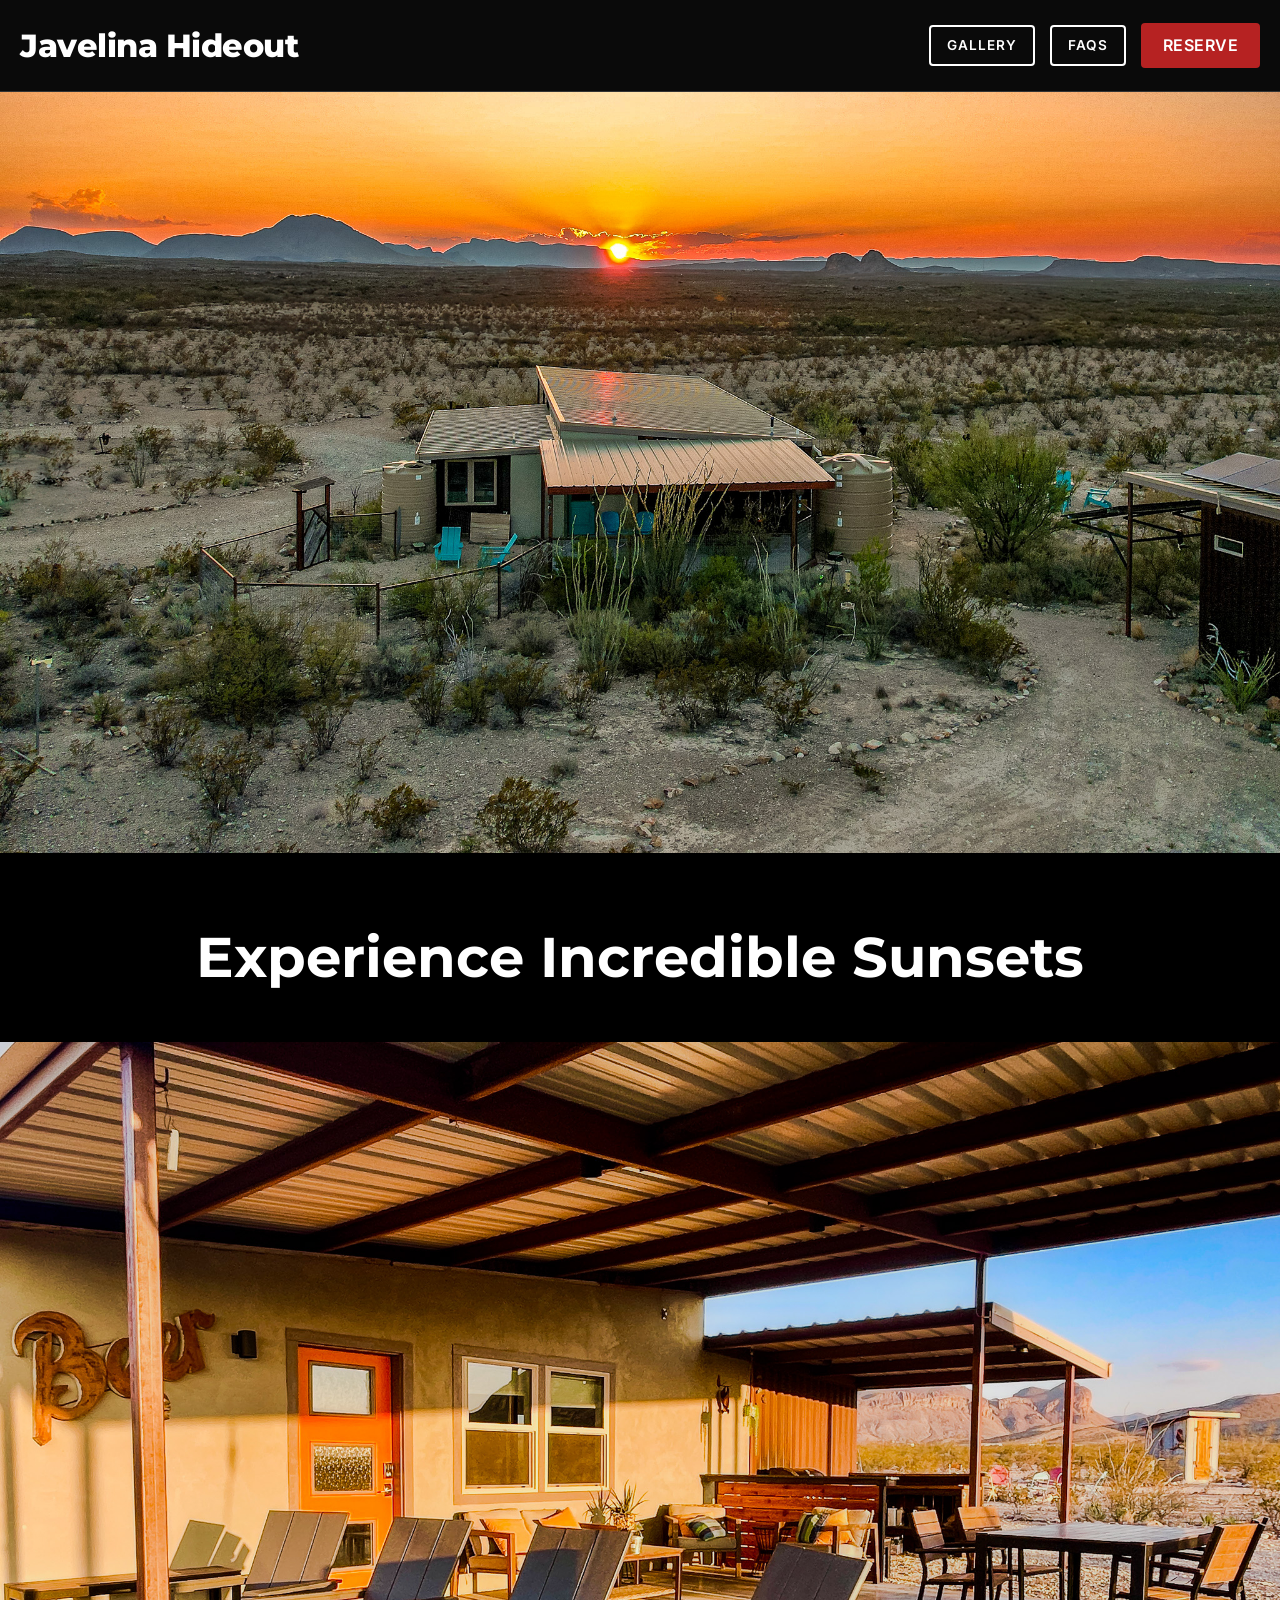
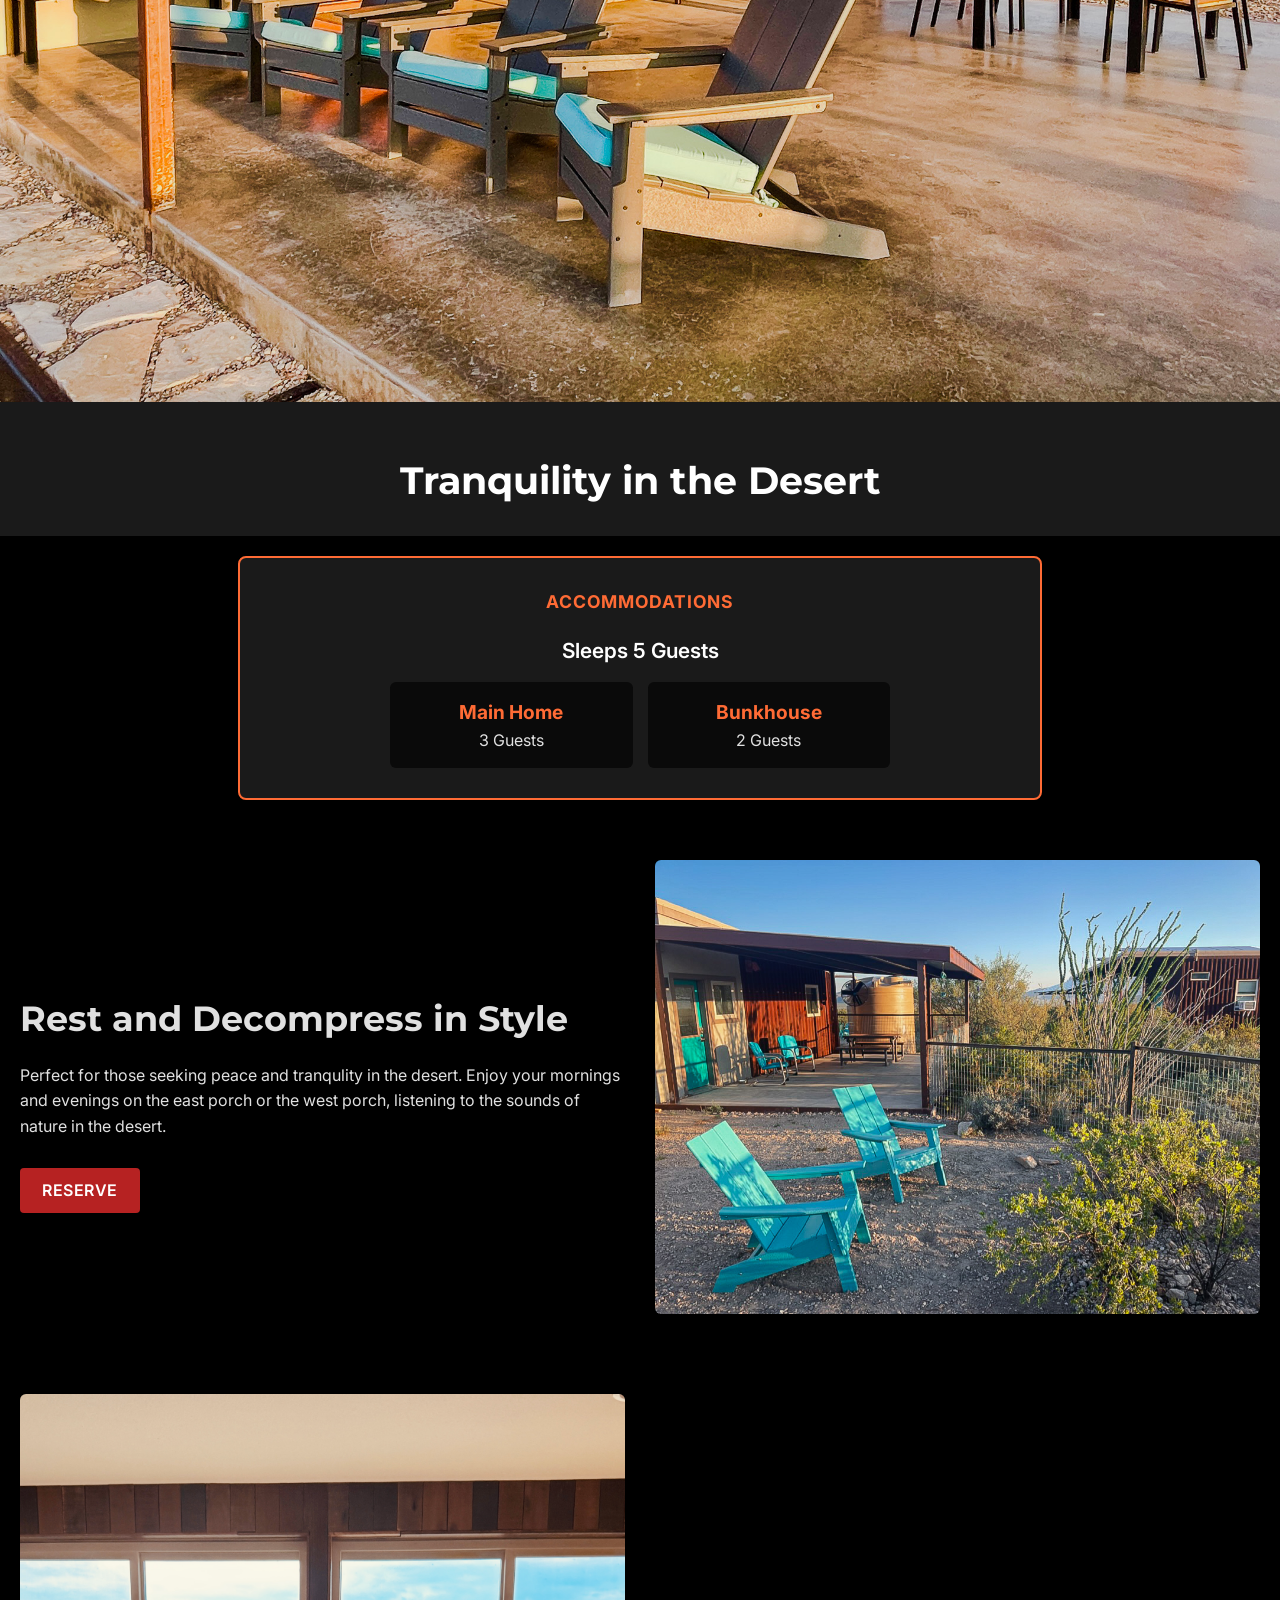
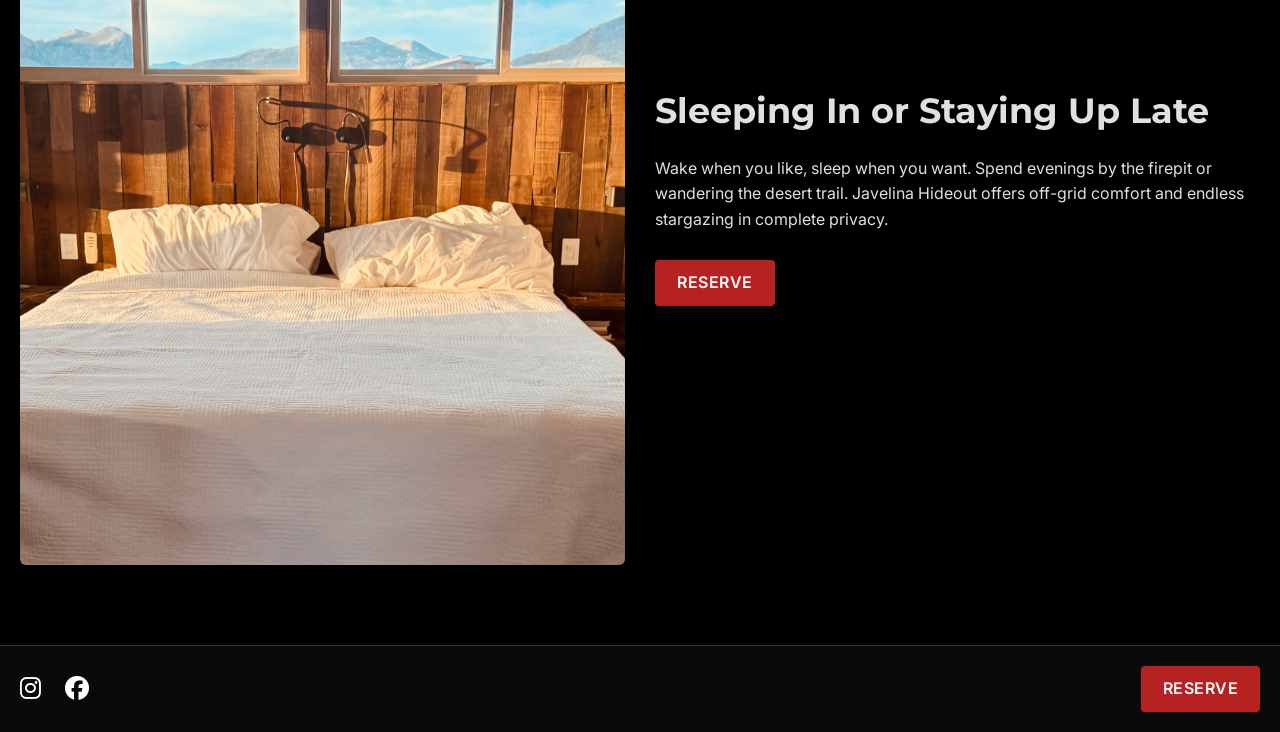
<file: index.html>
<!DOCTYPE html>
<html lang="en">
<head>
    <meta charset="UTF-8">
    <meta name="viewport" content="width=device-width, initial-scale=1.0">
    <title>Javelina Hideout</title>
    <link rel="stylesheet" href="style.css">
    <link rel="preconnect" href="https://fonts.googleapis.com">
    <link rel="preconnect" href="https://fonts.gstatic.com" crossorigin>
    <link href="https://fonts.googleapis.com/css2?family=Montserrat:wght@600;700;800&family=Inter:wght@300;400;600&display=swap" rel="stylesheet">
    <link rel="stylesheet" href="https://cdnjs.cloudflare.com/ajax/libs/font-awesome/6.4.0/css/all.min.css">
</head>
<body>
    <header>
        <h1>Javelina Hideout</h1>
        <nav class="main-nav">
            <a href="rooms.html" class="nav-link">GALLERY</a>
            <a href="about.html" class="nav-link">FAQS</a>
            <a href="https://bbvr-javelina.guestybookings.com/listings/5f4fd89a35d9df002918c283" class="reserve-button">RESERVE</a>
        </nav>
    </header>

    <main>
        <section class="hero-section">
            <div class="hero-image reveal">
            <img src="images/compound_sunset.jpg" alt="privacy and serenity abound at javelina hideout" loading="lazy">

        <section class="heading-section">
            <h1 class="reveal">Experience Incredible Sunsets</h1>
        </section>

        <section class="sunset-feature">
            <div class="sunset-image reveal">
                <img src="images/west_porch_sunset.jpg" alt="west porch for viewing sunset at javelina hideout near big bend national park" loading="lazy">
            </div>
        </section>

        <section class="banner">
            <h2>Tranquility in the Desert</h2>
        </section>

        <section class="capacity-badge reveal">
            <h3>ACCOMMODATIONS</h3>
            <p>Sleeps 5 Guests</p>
            <div class="capacity-details">
                <div class="capacity-item">
                    <strong>Main Home</strong>
                    3 Guests
                </div>
                <div class="capacity-item">
                    <strong>Bunkhouse</strong>
                    2 Guests
                </div>
            </div>
        </section>

        <section class="content-section">
            <div class="text-content reveal">
                <h2>Rest and Decompress in Style</h2>
                <p>
                    Perfect for those seeking peace and tranqulity in the desert. Enjoy your
                    mornings and evenings on the east porch or the west porch, listening to the sounds of
                    nature in the desert.
                </p>
                <a href="https://bbvr-javelina.guestybookings.com/listings/5f4fd89a35d9df002918c283" class="reserve-button reserve-inline">RESERVE</a>
            </div>
            <div class="image-content reveal">
                <img src="images/east_porch.jpg" alt="East porch" loading="lazy">
            </div>
        </section>

        <section class="content-section alt">
            <div class="text-content reveal">
                <h2>Sleeping In or Staying Up Late</h2>
                <p>
                    Wake when you like, sleep when you want. Spend evenings by the firepit or
                    wandering the desert trail. Javelina Hideout offers off-grid comfort and endless
                    stargazing in complete privacy.
                </p>
                <a href="https://bbvr-javelina.guestybookings.com/listings/5f4fd89a35d9df002918c283" class="reserve-button reserve-inline">RESERVE</a>
            </div>
            <div class="image-content reveal">
                <img src="images/firepit.jpg" alt="Firepit" loading="lazy">
            </div>
        </section>
    </main>

    <footer>
        <div class="social-links">
            <a href="https://www.instagram.com/javelina_hideout" title="Instagram" target="_blank"><i class="fab fa-instagram"></i></a>
            <a href="https://www.facebook.com/javelinahideout" title="Facebook" target="_blank"><i class="fab fa-facebook"></i></a>
        </div>
        <a href="https://bbvr-javelina.guestybookings.com/listings/5f4fd89a35d9df002918c283" class="reserve-button">RESERVE</a>
    </footer>
    <script src="app.js"></script>
</body>
</html>
</file>
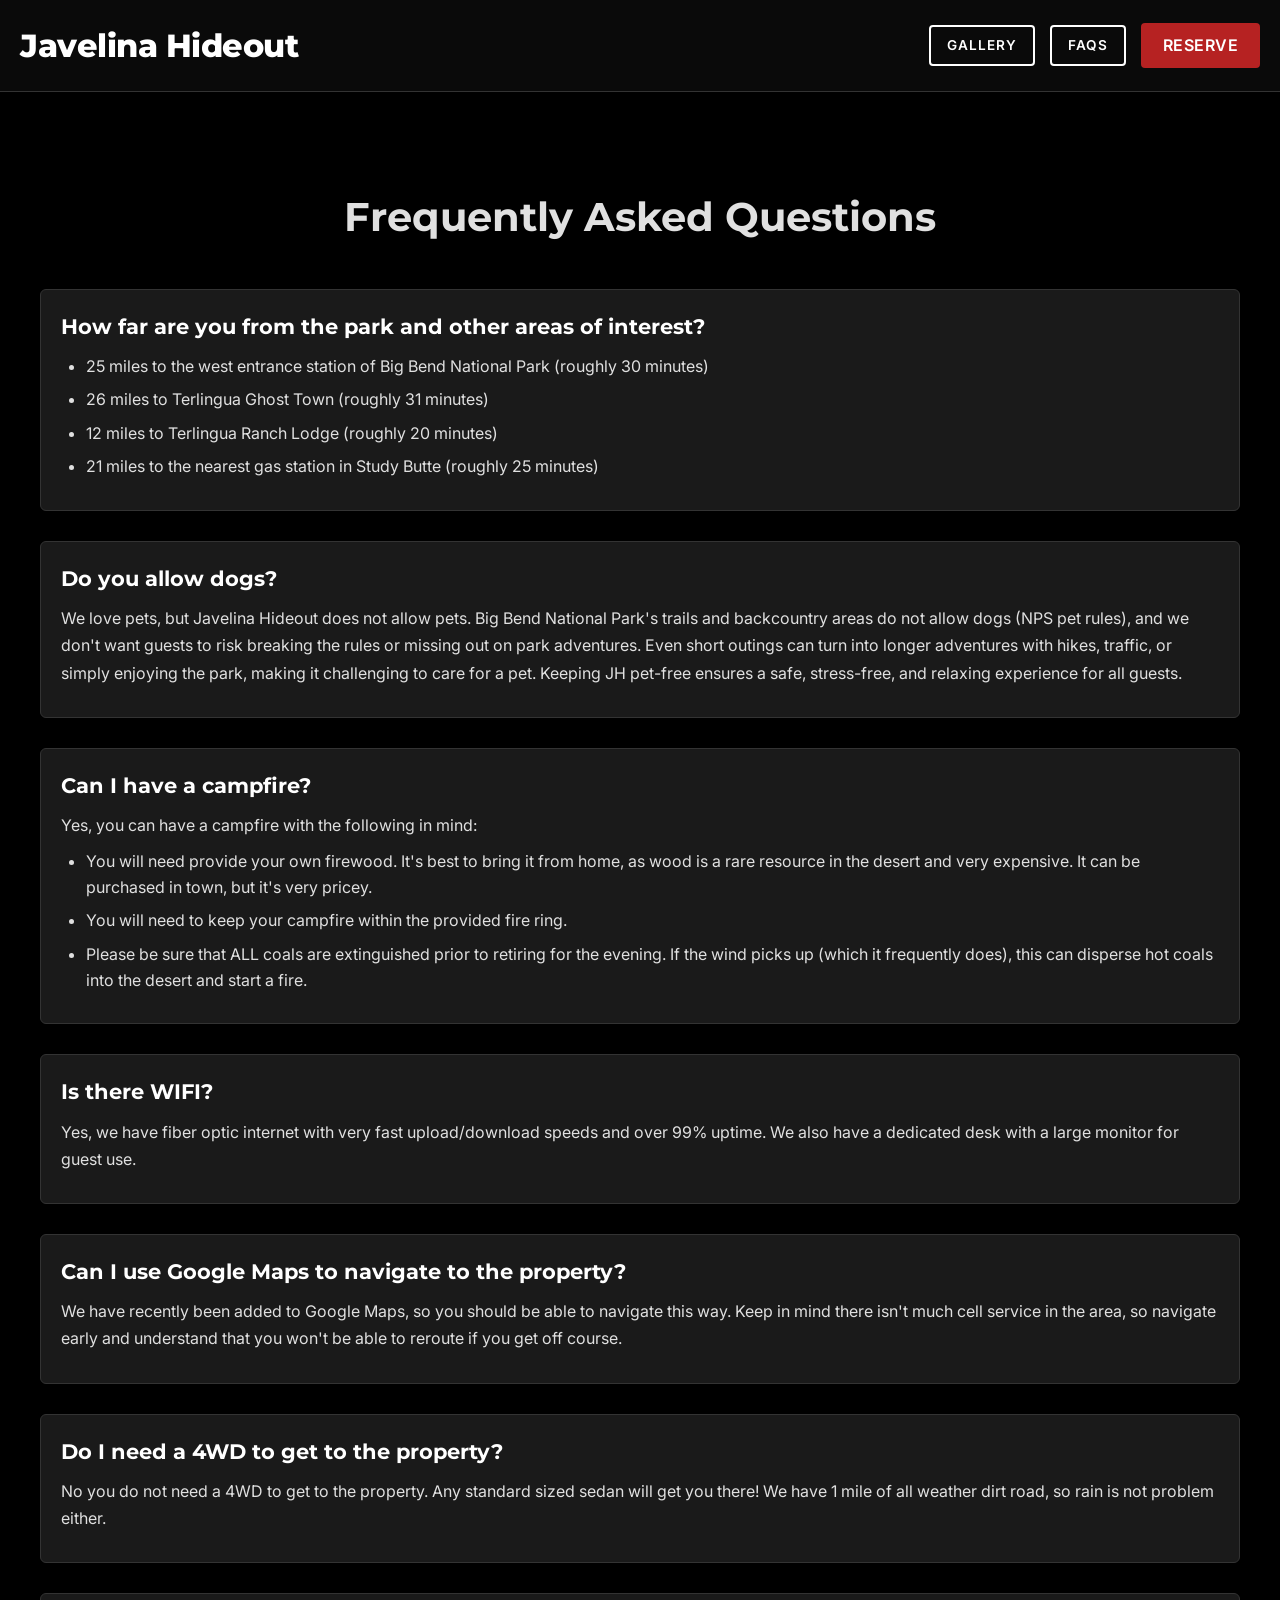
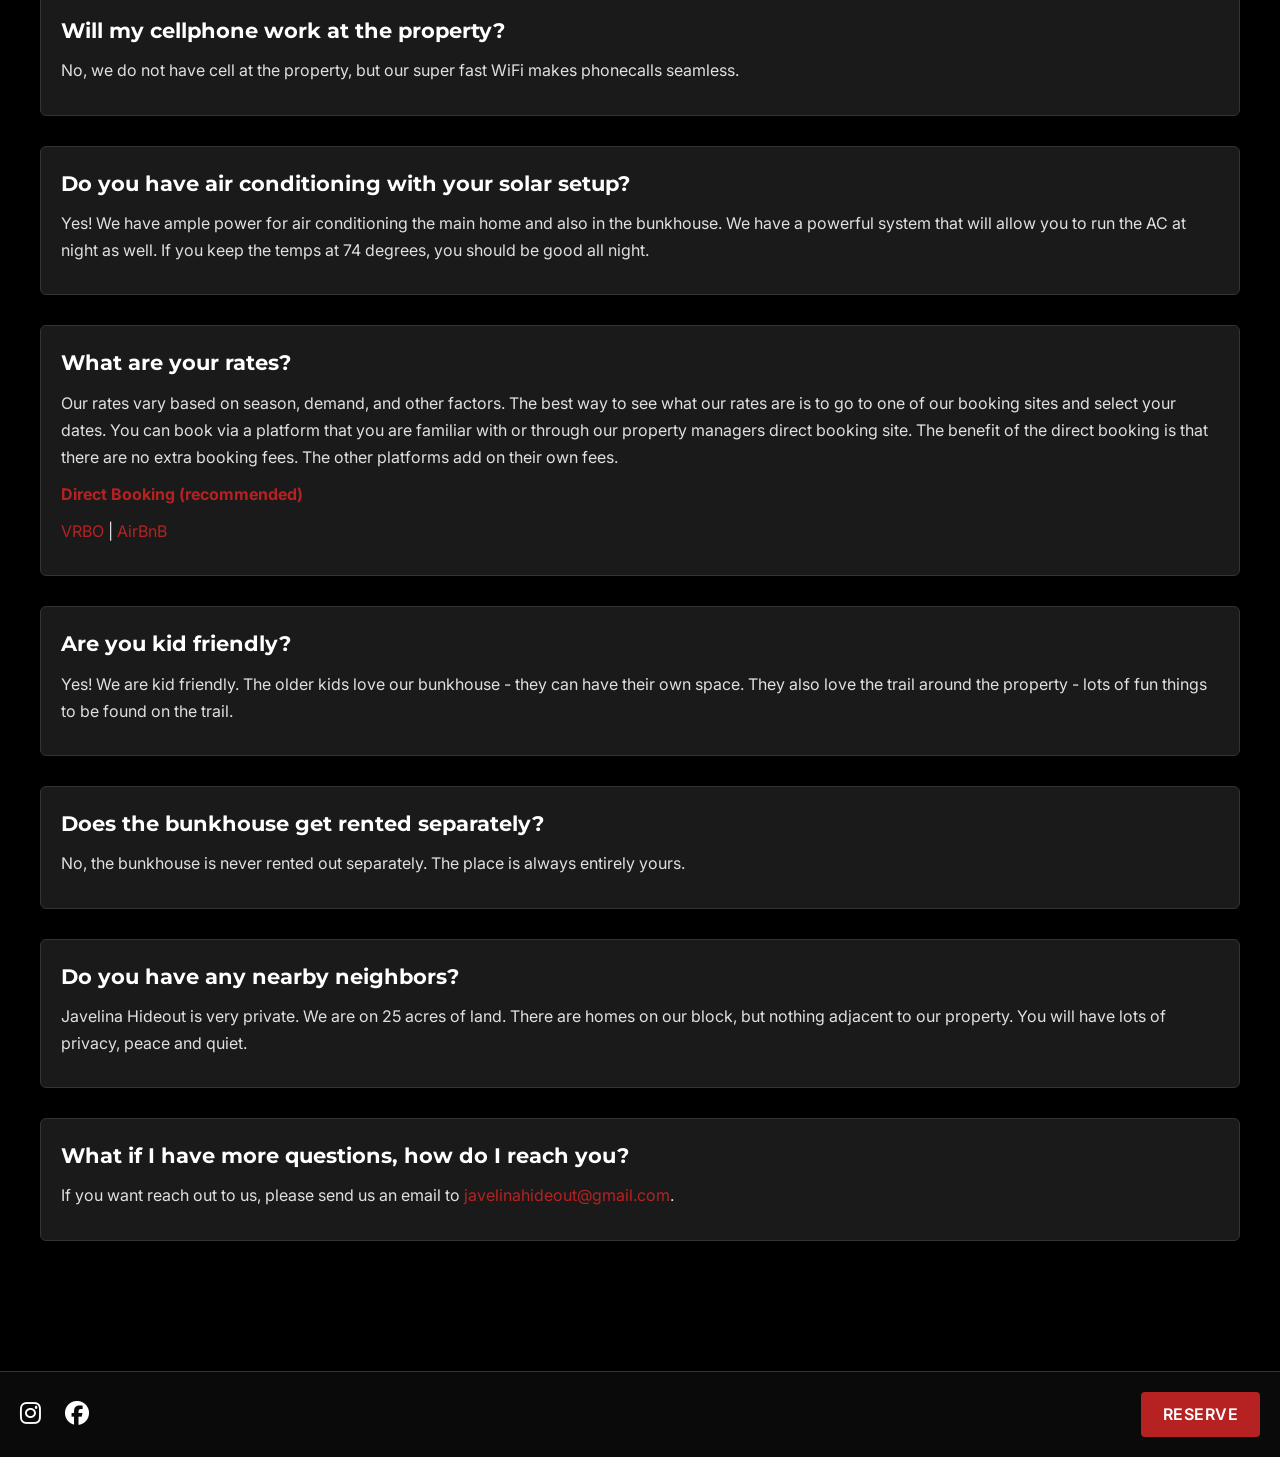
<file: about.html>
<!DOCTYPE html>
<html lang="en">
<head>
    <meta charset="UTF-8">
    <meta name="viewport" content="width=device-width, initial-scale=1.0">
    <title>FAQs - Javelina Hideout</title>
    <link rel="stylesheet" href="style.css">
    <link rel="preconnect" href="https://fonts.googleapis.com">
    <link rel="preconnect" href="https://fonts.gstatic.com" crossorigin>
    <link href="https://fonts.googleapis.com/css2?family=Montserrat:wght@600;700;800&family=Inter:wght@300;400;600&display=swap" rel="stylesheet">
    <link rel="stylesheet" href="https://cdnjs.cloudflare.com/ajax/libs/font-awesome/6.4.0/css/all.min.css">
</head>
<body>
    <header>
        <h1><a href="index.html" class="brand-link">Javelina Hideout</a></h1>
        <nav class="main-nav">
            <a href="rooms.html" class="nav-link">GALLERY</a>
            <a href="about.html" class="nav-link">FAQS</a>
            <a href="https://bbvr-javelina.guestybookings.com/listings/5f4fd89a35d9df002918c283" class="reserve-button">RESERVE</a>
        </nav>
    </header>

    <main>
        <section class="faqs-section">
            <h2>Frequently Asked Questions</h2>
            
            <div class="faq-item reveal">
                <h3>How far are you from the park and other areas of interest?</h3>
                <ul>
                    <li>25 miles to the west entrance station of Big Bend National Park (roughly 30 minutes)</li>
                    <li>26 miles to Terlingua Ghost Town (roughly 31 minutes)</li>
                    <li>12 miles to Terlingua Ranch Lodge (roughly 20 minutes)</li>
                    <li>21 miles to the nearest gas station in Study Butte (roughly 25 minutes)</li>
                </ul>
            </div>

            <div class="faq-item reveal">
                <h3>Do you allow dogs?</h3>
                <p>We love pets, but Javelina Hideout does not allow pets. Big Bend National Park's trails and backcountry areas do not allow dogs (NPS pet rules), and we don't want guests to risk breaking the rules or missing out on park adventures. Even short outings can turn into longer adventures with hikes, traffic, or simply enjoying the park, making it challenging to care for a pet. Keeping JH pet-free ensures a safe, stress-free, and relaxing experience for all guests.</p>
            </div>

            <div class="faq-item reveal">
                <h3>Can I have a campfire?</h3>
                <p>Yes, you can have a campfire with the following in mind:</p>
                <ul>
                    <li>You will need provide your own firewood. It's best to bring it from home, as wood is a rare resource in the desert and very expensive. It can be purchased in town, but it's very pricey.</li>
                    <li>You will need to keep your campfire within the provided fire ring.</li>
                    <li>Please be sure that ALL coals are extinguished prior to retiring for the evening. If the wind picks up (which it frequently does), this can disperse hot coals into the desert and start a fire.</li>
                </ul>
            </div>

            <div class="faq-item reveal">
                <h3>Is there WIFI?</h3>
                <p>Yes, we have fiber optic internet with very fast upload/download speeds and over 99% uptime. We also have a dedicated desk with a large monitor for guest use.</p>
            </div>

            <div class="faq-item reveal">
                <h3>Can I use Google Maps to navigate to the property?</h3>
                <p>We have recently been added to Google Maps, so you should be able to navigate this way. Keep in mind there isn't much cell service in the area, so navigate early and understand that you won't be able to reroute if you get off course.</p>
            </div>

            <div class="faq-item reveal">
                <h3>Do I need a 4WD to get to the property?</h3>
                <p>No you do not need a 4WD to get to the property. Any standard sized sedan will get you there! We have 1 mile of all weather dirt road, so rain is not problem either.</p>
            </div>

            <div class="faq-item reveal">
                <h3>Will my cellphone work at the property?</h3>
                <p>No, we do not have cell at the property, but our super fast WiFi makes phonecalls seamless.</p>
            </div>

            <div class="faq-item reveal">
                <h3>Do you have air conditioning with your solar setup?</h3>
                <p>Yes! We have ample power for air conditioning the main home and also in the bunkhouse. We have a powerful system that will allow you to run the AC at night as well. If you keep the temps at 74 degrees, you should be good all night.</p>
            </div>

            <div class="faq-item reveal">
                <h3>What are your rates?</h3>
                <p>Our rates vary based on season, demand, and other factors. The best way to see what our rates are is to go to one of our booking sites and select your dates. You can book via a platform that you are familiar with or through our property managers direct booking site. The benefit of the direct booking is that there are no extra booking fees. The other platforms add on their own fees.</p>
                <p><strong><a href="https://bbvr-javelina.guestybookings.com/listings/5f4fd89a35d9df002918c283" target="_blank">Direct Booking (recommended)</a></strong></p>
                <p><a href="https://www.vrbo.com/1199938" target="_blank">VRBO</a> | <a href="https://www.airbnb.com/rooms/40091880" target="_blank">AirBnB</a></p>
            </div>

            <div class="faq-item reveal">
                <h3>Are you kid friendly?</h3>
                <p>Yes! We are kid friendly. The older kids love our bunkhouse - they can have their own space. They also love the trail around the property - lots of fun things to be found on the trail.</p>
            </div>

            <div class="faq-item reveal">
                <h3>Does the bunkhouse get rented separately?</h3>
                <p>No, the bunkhouse is never rented out separately. The place is always entirely yours.</p>
            </div>

            <div class="faq-item reveal">
                <h3>Do you have any nearby neighbors?</h3>
                <p>Javelina Hideout is very private. We are on 25 acres of land. There are homes on our block, but nothing adjacent to our property. You will have lots of privacy, peace and quiet.</p>
            </div>

            <div class="faq-item reveal">
                <h3>What if I have more questions, how do I reach you?</h3>
                <p>If you want reach out to us, please send us an email to <a href="mailto:javelinahideout@gmail.com">javelinahideout@gmail.com</a>.</p>
            </div>
        </section>
    </main>

    <footer>
        <div class="social-links">
            <a href="https://www.instagram.com/javelina_hideout" title="Instagram" target="_blank"><i class="fab fa-instagram"></i></a>
            <a href="https://www.facebook.com/javelinahideout" title="Facebook" target="_blank"><i class="fab fa-facebook"></i></a>
        </div>
        <a href="https://bbvr-javelina.guestybookings.com/listings/5f4fd89a35d9df002918c283" class="reserve-button">RESERVE</a>
    </footer>
    <script src="app.js"></script>
</body>
</html>
</file>
<file: style.css>
body {
    font-family: "Inter", sans-serif;
    margin: 0;
    background-color: #000;
    color: #e0e0e0;
    line-height: 1.6;
}

header {
    display: flex;
    justify-content: space-between;
    align-items: center;
    padding: 20px;
    background-color: #0a0a0a;
    border-bottom: 1px solid #333;
    position: sticky;
    top: 0;
    z-index: 1000;
}

header h1 {
    margin: 0;
    font-size: 2em;
    font-family: "Montserrat", sans-serif;
    letter-spacing: -0.5px;
    font-weight: 800;
    color: #fff;
}

.brand-link {
    font-family: "Montserrat", sans-serif;
    font-weight: 800;
    text-decoration: none;
    letter-spacing: -0.5px;
    color: #fff;
    transition: all 0.3s ease;
}

.brand-link:hover {
    opacity: 0.8;
    transform: translateY(-2px);
}

.main-nav {
    display: flex;
    gap: 15px;
    align-items: center;
}

.nav-link {
    color: #fff;
    text-decoration: none;
    font-weight: 600;
    letter-spacing: 1px;
    font-size: 0.85em;
    padding: 8px 16px;
    border: 2px solid #fff;
    border-radius: 4px;
    transition: all 0.3s ease;
}

.nav-link:hover {
    background-color: #fff;
    color: #000;
}

.capacity-badge {
    background-color: #1a1a1a;
    border: 2px solid #ff6b35;
    padding: 30px 20px;
    border-radius: 8px;
    text-align: center;
    margin: 20px auto;
    max-width: 1024px;
    width: min(90%, 760px);
}

.capacity-badge h3 {
    color: #ff6b35;
    font-size: 1.1em;
    margin-top: 0;
    letter-spacing: 1px;
}

.capacity-badge p {
    color: #fff;
    font-size: 1.3em;
    margin: 10px 0;
    font-weight: 600;
}

.capacity-details {
    display: grid;
    grid-template-columns: 1fr 1fr;
    gap: 15px;
    margin-top: 15px;
    max-width: 500px;
    margin-left: auto;
    margin-right: auto;
}

.capacity-item {
    background-color: #0a0a0a;
    padding: 15px;
    border-radius: 6px;
    color: #e0e0e0;
}

.capacity-item strong {
    color: #ff6b35;
    display: block;
    font-size: 1.2em;
}

.reserve-button {
    background-color: #b62222;
    color: #fff;
    padding: 10px 22px;
    text-decoration: none;
    border-radius: 4px;
    font-weight: 600;
    letter-spacing: 0.5px;
}

.reserve-inline {
    display: inline-block;
    margin-top: 12px;
}

.banner {
    text-align: center;
    padding: 48px 20px 24px;
    background-color: #1a1a1a;
}

.banner h2 {
    font-size: 2.4em;
    margin: 0;
    font-family: "Montserrat", sans-serif;
    color: #fff;
    font-weight: 700;
}

.hero-section {
    padding: 0;
    margin: 0;
}

.hero-image {
    width: 100%;
}

.hero-image img {
    width: 100%;
    display: block;
}

.heading-section {
    text-align: center;
    padding: 60px 20px 40px;
}

.heading-section h1 {
    font-family: "Montserrat", sans-serif;
    font-size: 3.5em;
    margin: 0;
    font-weight: 700;
    color: #fff;
}

.sunset-feature {
    padding: 0;
    margin: 0;
}

.sunset-feature .sunset-image {
    width: 100%;
}

.sunset-feature .sunset-image img {
    width: 100%;
    display: block;
}

.content-section {
    display: grid;
    grid-template-columns: repeat(auto-fit, minmax(280px, 1fr));
    gap: 30px;
    align-items: center;
    padding: 40px 20px;
}

.content-section.alt .text-content {
    order: 2;
}

.content-section.alt .image-content {
    order: 1;
}

.content-section img {
    width: 100%;
    border-radius: 6px;
}

.content-section h2 {
    font-size: 2.2em;
    margin-bottom: 12px;
    font-family: "Montserrat", sans-serif;
    font-weight: 700;
}

.eyebrow {
    text-transform: uppercase;
    letter-spacing: 2px;
    font-size: 0.8em;
    color: #999;
    margin: 0 0 6px;
}

.gallery-section,
.faqs-section {
    padding: 60px 20px;
    max-width: 1200px;
    margin: 0 auto;
}

.gallery-section h2,
.faqs-section h2 {
    font-family: "Montserrat", sans-serif;
    font-size: 2.5em;
    text-align: center;
    margin-bottom: 40px;
    font-weight: 700;
}

.gallery-grid {
    column-count: 3;
    column-gap: 20px;
}

@media (max-width: 900px) {
    .gallery-grid {
        column-count: 2;
    }
}

@media (max-width: 600px) {
    .gallery-grid {
        column-count: 1;
    }
}

.gallery-grid img {
    width: 100%;
    margin-bottom: 20px;
    border-radius: 6px;
    transition: transform 0.3s ease;
    display: block;
    break-inside: avoid;
}

.gallery-grid img:hover {
    transform: scale(1.02);
}

.faq-item {
    margin-bottom: 30px;
    padding: 20px;
    background-color: #1a1a1a;
    border-radius: 6px;
    border: 1px solid #333;
}

.faq-item h3 {
    font-family: "Montserrat", sans-serif;
    font-size: 1.3em;
    margin-top: 0;
    margin-bottom: 10px;
    color: #fff;
    font-weight: 700;
}

.faq-item p {
    margin: 0 0 10px 0;
    line-height: 1.7;
}

.faq-item ul {
    margin: 10px 0;
    padding-left: 25px;
}

.faq-item li {
    margin-bottom: 8px;
    line-height: 1.6;
}

.faq-item a {
    color: #b62222;
    text-decoration: none;
}

.faq-item a:hover {
    text-decoration: underline;
}

@media (max-width: 768px) {
    .content-section {
        grid-template-columns: 1fr;
    }
    
    .content-section.alt .text-content,
    .content-section.alt .image-content {
        order: initial;
    }
    
    .main-nav {
        gap: 8px;
    }
    
    .nav-link {
        padding: 6px 12px;
        font-size: 0.75em;
    }
    
    .heading-section h1 {
        font-size: 2em;
    }
}

footer {
    display: flex;
    justify-content: space-between;
    align-items: center;
    padding: 20px;
    background-color: #0a0a0a;
    border-top: 1px solid #333;
    margin-top: 40px;
}

.social-links a {
    margin-right: 20px;
    color: #fff;
    text-decoration: none;
    font-size: 1.5em;
    transition: all 0.3s ease;
    display: inline-block;
}

.social-links a:hover {
    color: #ff6b35;
    transform: scale(1.2);
}

/* Animation */
.reveal {
    opacity: 0;
    transform: translateY(50px);
    transition: opacity 1s cubic-bezier(0.5, 0, 0, 1), transform 1s cubic-bezier(0.5, 0, 0, 1);
}

.reveal.active {
    opacity: 1;
    transform: translateY(0);
}

.reveal:nth-child(1) {
    transition-delay: 0.1s;
}

.reveal:nth-child(2) {
    transition-delay: 0.2s;
}

.reveal:nth-child(3) {
    transition-delay: 0.3s;
}
</file>
